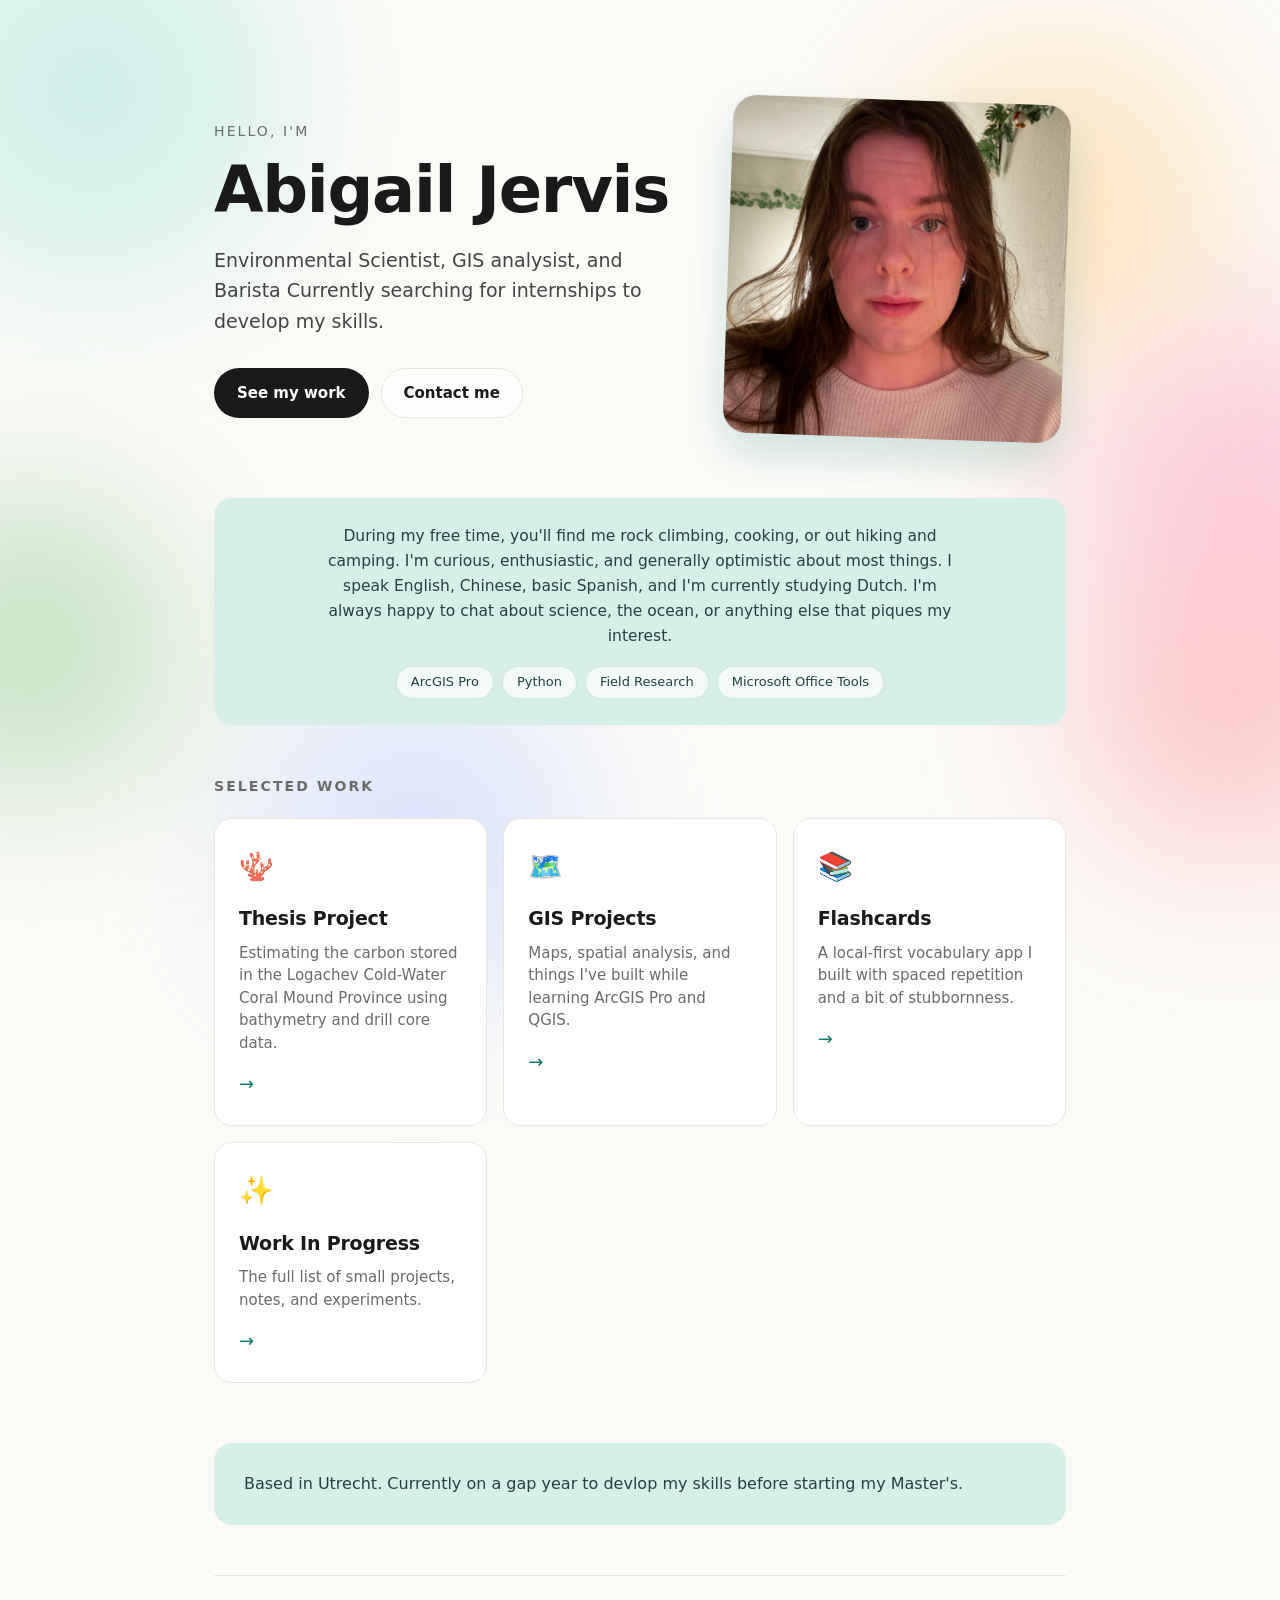
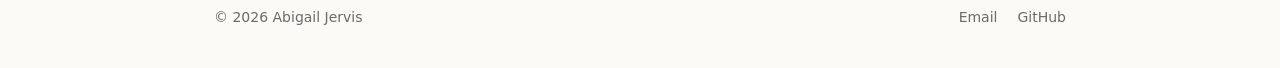
<file: index.html>
<!DOCTYPE html>
<html lang="en">
<head>
    <meta charset="UTF-8">
    <meta name="viewport" content="width=device-width, initial-scale=1.0">
    <title>Abigail Jervis</title>
    <link rel="icon" type="image/png" href="nature.png">
    <link rel="stylesheet" href="style.css">
</head>
<body>
    <!-- Soft gradient background blobs -->
    <div class="blob blob-1"></div>
    <div class="blob blob-2"></div>
    <div class="blob blob-3"></div>
    <div class="blob blob-4"></div>
    <div class="blob blob-5"></div>
    <div class="blob blob-6"></div>
    

    <div class="page">
    <!-- Hero -->
    <header class="hero">
        <div class="hero-content">
            <p class="eyebrow">Hello, I'm</p>
            <h1>Abigail Jervis</h1>
            <p class="tagline">
                Environmental Scientist, GIS analysist, and Barista
                Currently searching for internships to develop my skills.
            </p>
            <div class="hero-links">
                <a href="#work" class="btn btn-primary">See my work</a>
                <a href="mailto:abigailjervis852@gmail.com" class="btn btn-ghost">Contact me</a>
            </div>
        </div>

        <div class="hero-photo">
            <img src="IMG_3835.jpeg" alt="Photo of Abigail Jervis">
        </div>
    </header>

    <!-- About me -->
    <section class="about-me">
        <p>
            During my free time, you'll find me rock climbing, cooking, or out
            hiking and camping. I'm curious, enthusiastic, and generally optimistic
            about most things. I speak English, Chinese, basic Spanish, and I'm currently studying Dutch. I'm always
            happy to chat about science, the ocean, or anything else that piques my interest.
        </p>

        <div class="about-skills">
            <span class="skill-pill">ArcGIS Pro</span>
            <span class="skill-pill">Python</span>
            <span class="skill-pill">Field Research</span>
            <span class="skill-pill">Microsoft Office Tools</span>
        </div>
    </section>

        <!-- Work cards -->
        <section id="work" class="work">
            <h2 class="section-title">Selected work</h2>

            <div class="cards">
                <a href="thesis.html" class="card">
                    <div class="card-icon">🪸</div>
                    <h3>Thesis Project</h3>
                    <p>Estimating the carbon stored in the Logachev Cold-Water Coral Mound Province using bathymetry and drill core data.</p>
                    <span class="card-arrow">→</span>
                </a>

                <a href="gis.html" class="card">
                    <div class="card-icon">🗺️</div>
                    <h3>GIS Projects</h3>
                    <p>Maps, spatial analysis, and things I've built while learning ArcGIS Pro and QGIS.</p>
                    <span class="card-arrow">→</span>
                </a>

                <a href="flashcards.html" class="card">
                    <div class="card-icon">📚</div>
                    <h3>Flashcards</h3>
                    <p>A local-first vocabulary app I built with spaced repetition and a bit of stubbornness.</p>
                    <span class="card-arrow">→</span>
                </a>

                <a href="intropage.html" class="card">
                    <div class="card-icon">✨</div>
                    <h3>Work In Progress</h3>
                    <p>The full list of small projects, notes, and experiments.</p>
                    <span class="card-arrow">→</span>
                </a>
            </div>
        </section>

        <!-- About strip -->
        <section class="about-strip">
            <p>
                Based in Utrecht. Currently on a gap year to devlop my skills before starting my Master's. 
                
            </p>
        </section>

        <!-- Footer -->
        <footer class="footer">
            <p>© 2026 Abigail Jervis</p>
            <div class="footer-links">
                <a href="mailto:abigailjervis852@gmail.com">Email</a>
                <a href="https://github.com/abigailjervis">GitHub</a>
            </div>
        </footer>
    </div>
</body>
</html>
</file>
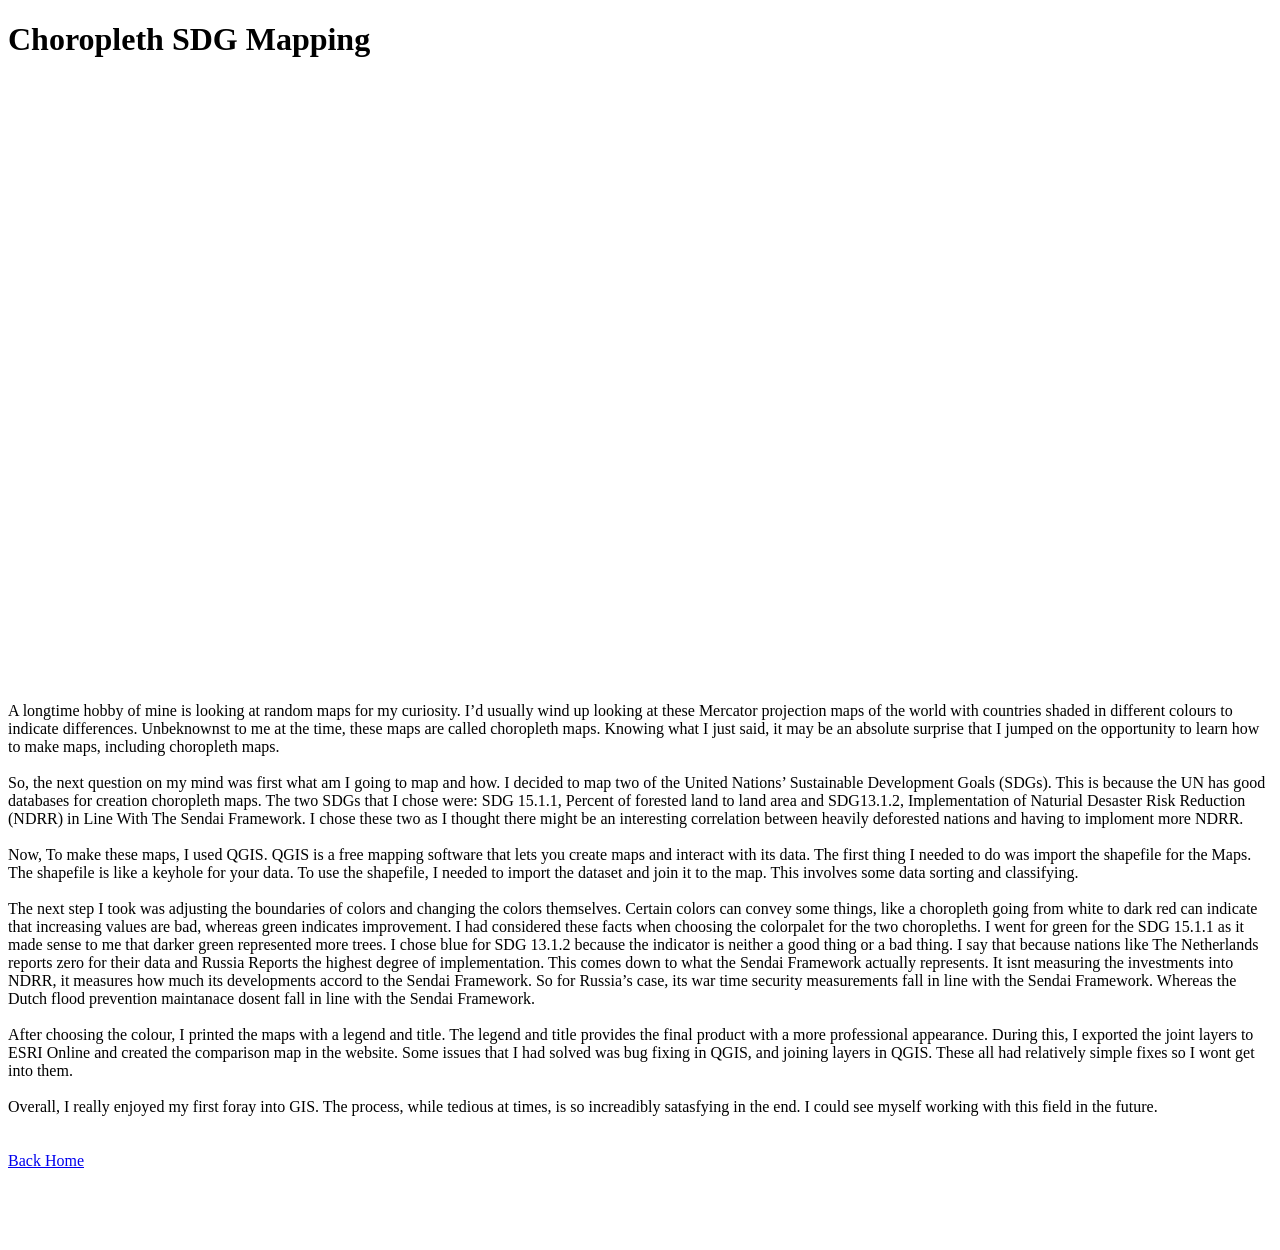
<file: choropleth.html>
<!DOCTYPE html>
<html lang="en">
<head>
    <!-- This is The Assignment 1 Page -->
    <title>Choropleth</title>
	<meta charset="UTF-8">
    <meta name="viewport" content="width=device-width, initial-scale=1.0">
    <title>Embedded Esri Map</title>
</head>
<body>
    <h1>Choropleth SDG Mapping</h1> 
    
   <iframe width="100%" height="600" src="https://uni-utrecht.maps.arcgis.com/apps/Compare/index.html?appid=a9f9df6176b64f598833e2789c29b003" frameborder="0" allowfullscreen></iframe>
  <br><br>
A longtime hobby of mine is looking at random maps for my curiosity. I’d usually wind up looking at these Mercator projection maps of the world with countries shaded in different colours to indicate differences. Unbeknownst to me at the time, these maps are called choropleth maps. Knowing what I just said, it may be an absolute surprise that I jumped on the opportunity to learn how to make maps, including choropleth maps. 
<br><br>

So, the next question on my mind was first what am I going to map and how. I decided to map two of the United Nations’ Sustainable Development Goals (SDGs). This is because the UN has good databases for creation choropleth maps. The two SDGs that I chose were: SDG 15.1.1, Percent of forested land to land area and SDG13.1.2, Implementation of Naturial Desaster Risk Reduction (NDRR) in Line With The Sendai Framework. I chose these two as I thought there might be an interesting correlation between heavily deforested nations and having to imploment more NDRR.
<br><br>

Now, To make these maps, I used QGIS. QGIS is a free mapping software that lets you create maps and interact with its data. The first thing I needed to do was import the shapefile for the Maps. The shapefile is like a keyhole for your data. To use the shapefile, I needed to import the dataset and join it to the map. This involves some data sorting and classifying.
<br><br>

The next step I took was adjusting the boundaries of colors and changing the colors themselves. Certain colors can convey some things, like a choropleth going from white to dark red can indicate that increasing values are bad, whereas green indicates improvement. I had considered these facts when choosing the colorpalet for the two choropleths. I went for green for the SDG 15.1.1 as it made sense to me that darker green represented more trees. I chose blue for SDG 13.1.2 because the indicator is neither a good thing or a bad thing. I say that because nations like The Netherlands reports zero for their data and Russia Reports the highest degree of implementation. This comes down to what the Sendai Framework actually represents. It isnt measuring the investments into NDRR, it measures how much its developments accord to the Sendai Framework. So for Russia’s case, its war time security measurements fall in line with the Sendai Framework. Whereas the Dutch flood prevention maintanace dosent fall in line with the Sendai Framework.
<br><br>

After choosing the colour, I printed the maps with a legend and title. The legend and title provides the final product with a more professional appearance. During this, I exported the joint layers to ESRI Online and created the comparison map in the website. Some issues that I had solved was bug fixing in QGIS, and joining layers in QGIS. These all had relatively simple fixes so I wont get into them.
<br><br>

Overall, I really enjoyed my first foray into GIS. The process, while tedious at times, is so increadibly satasfying in the end. I could see myself working with this field in the future. 
<br><br><br>


  <!-- Directory back to home and my work -->
    <a href="index.html">Back Home</a>
    <br>
   
<br><br><br><br>
</body>
</html>
</file>
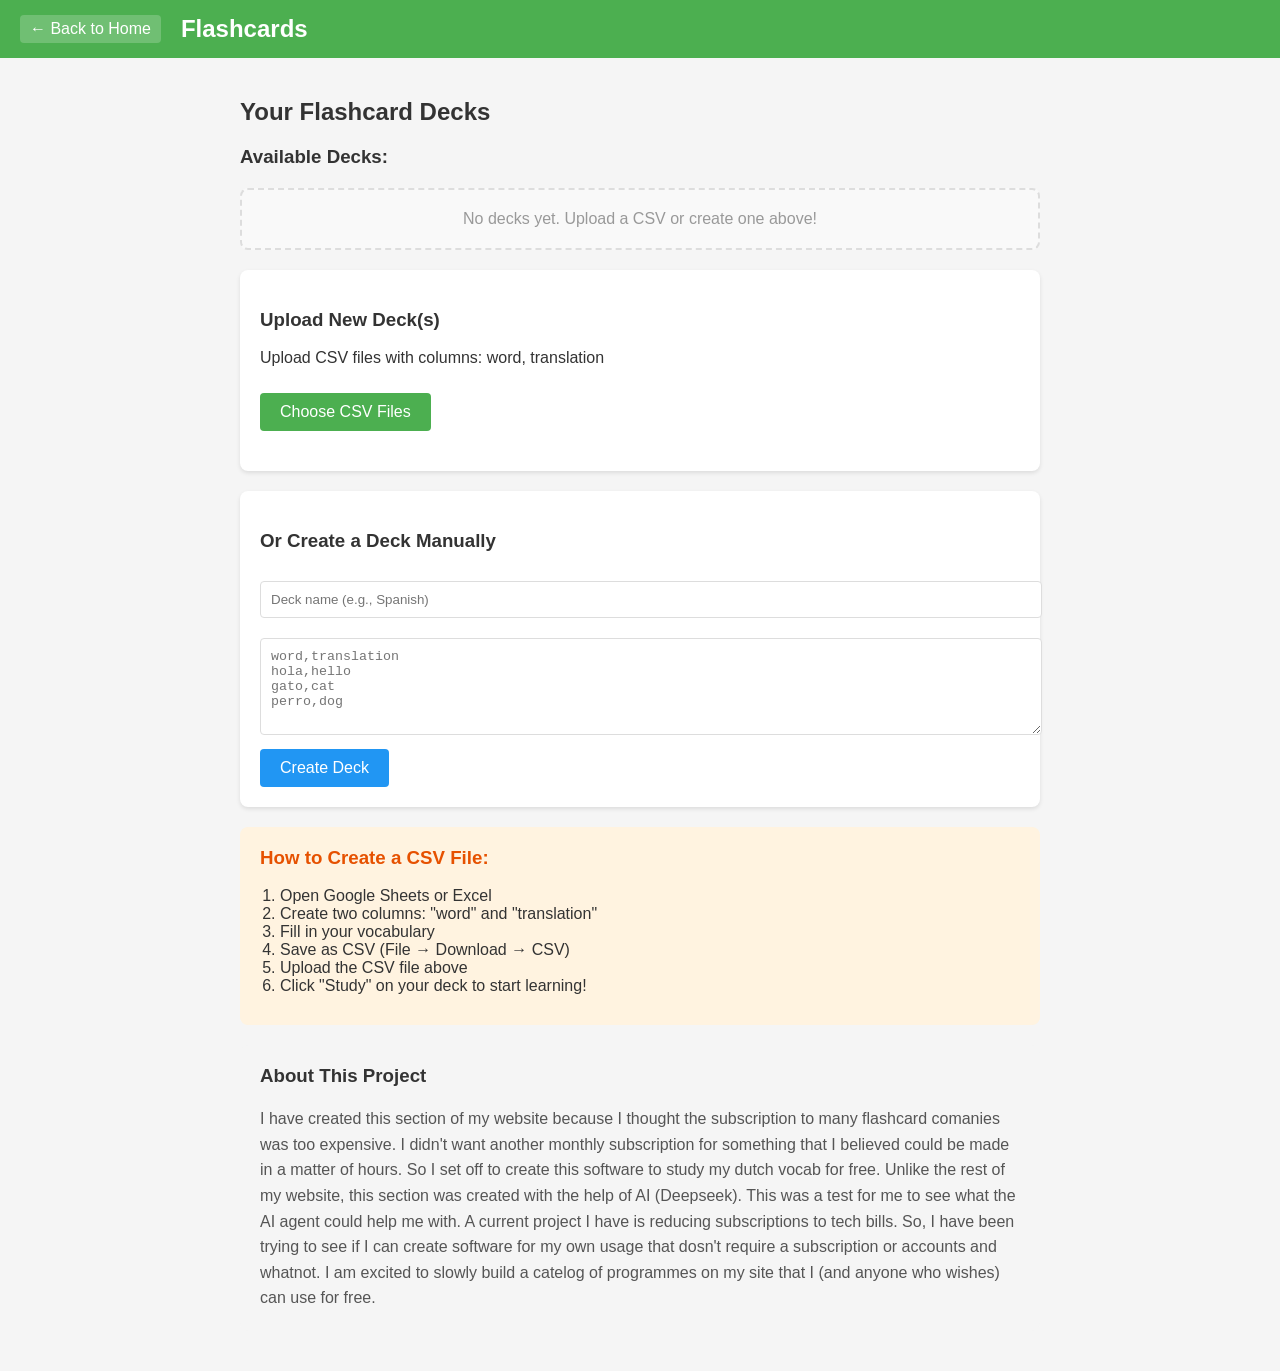
<file: flashcards.html>
<!DOCTYPE html>
<html lang="en">
<head>
    <meta charset="UTF-8">
    <meta name="viewport" content="width=device-width, initial-scale=1.0">
    <title>Flashcards - Vocabulary Study</title>
    <link rel="stylesheet" href="flashcards.css">
</head>
<body>
    <!-- Navigation back to your main site -->
    <div class="nav-bar">
        <a href="index.html">← Back to Home</a>
        <h1>Flashcards</h1>
    </div>

    <!-- Deck Selection Screen -->
    <div id="deckScreen" class="container">
        <h2>Your Flashcard Decks</h2>
        
        <!-- Deck List - This is where uploaded decks appear -->
        <h3>Available Decks:</h3>
        <div id="deckList" class="deck-list">
            <!-- Decks will appear here automatically after upload -->
        </div>

        <!-- Upload Section -->
        <div class="upload-section">
            <h3>Upload New Deck(s)</h3>
            <p>Upload CSV files with columns: word, translation</p>
            
            <!-- Single file input with label styled as button -->
            <label for="csvUpload" class="upload-btn">Choose CSV Files</label>
            <input type="file" id="csvUpload" accept=".csv" multiple style="display: none;">
            
            <div id="uploadStatus"></div>
        </div>
        
        <!-- Quick Create Deck -->
        <div class="quick-create">
            <h3>Or Create a Deck Manually</h3>
            <input type="text" id="newDeckName" placeholder="Deck name (e.g., Spanish)">
            <textarea id="newDeckWords" placeholder="word,translation&#10;hola,hello&#10;gato,cat&#10;perro,dog" rows="5"></textarea>
            <button onclick="createDeck()" type="button" class="create-btn">Create Deck</button>
        </div>
        
        
        <!-- Add Words to Existing Deck Section -->
        <div id="addWordsSection" class="add-words-section" style="display: none;">
            <h3>Add Words to Deck: <span id="addWordsDeckName"></span></h3>
            <textarea id="addWordsText" placeholder="word,translation&#10;nuevo,new&#10;viejo,old&#10;bonito,beautiful" rows="5"></textarea>
            <div class="add-words-buttons">
                <button onclick="addWordsToDeck()" class="add-words-btn">Add Words</button>
                <button onclick="cancelAddWords()" class="cancel-add-btn">Cancel</button>
            </div>
        </div>
        
        <!-- Instructions -->
        <div class="instructions">
            <h3>How to Create a CSV File:</h3>
            <ol>
                <li>Open Google Sheets or Excel</li>
                <li>Create two columns: "word" and "translation"</li>
                <li>Fill in your vocabulary</li>
                <li>Save as CSV (File → Download → CSV)</li>
                <li>Upload the CSV file above</li>
                <li>Click "Study" on your deck to start learning!</li>
            </ol>
        </div>
        
        <!-- About Section -->
        <div class="about-section">
            <h3>About This Project</h3>
            <p>
                I have created this section of my website because I thought the subscription to many flashcard comanies was too expensive. I didn't want another monthly subscription for something that I believed could be made in a matter of hours. So I set off to create this software to study my dutch vocab for free. Unlike the rest of my website, this section was created with the help of AI (Deepseek). This was a test for me to see what the AI agent could help me with. A current project I have is reducing subscriptions to tech bills. So, I have been trying to see if I can create software for my own usage that dosn't require a subscription or accounts and whatnot. 
                I am excited to slowly build a catelog of programmes on my site that I (and anyone who wishes) can use for free. 
            </p>
        </div>
        
    </div>

    <!-- Study Screen -->
    <div id="studyScreen" class="container" style="display: none;">
        <button onclick="backToDecks()" class="back-btn">← Back to Decks</button>
        <h2 id="currentDeckName"></h2>
        <div id="progress" class="progress">0/30 mastered</div>
        
        <!-- Flashcard -->
        <div class="flashcard-wrapper">
             <button class="edit-btn" onclick="toggleEdit(event)" title="Edit this card">Edit</button>
    
         <!-- Normal view -->
         <div id="flashcard" class="flashcard" onclick="revealCard()">
             <div class="card-content">
                <div id="word" class="word-display">Click to start</div>
              <div id="translation" class="translation-display" style="display: none;"></div>
             <div id="clickHint" class="click-hint">Click card to reveal translation</div>
             </div>
          </div>
    
    <!-- Edit view (hidden by default) -->
    <div id="editCard" class="edit-card" style="display: none;">
        <label>Word:</label>
        <input type="text" id="editWord" />
        <label>Translation:</label>
        <input type="text" id="editTranslation" />
        <div class="edit-actions">
            <button class="save-btn" onclick="saveEdit()">Save</button>
            <button class="cancel-btn" onclick="cancelEdit()">Cancel</button>
        </div>
    </div>
</div>
        
        <!-- Rating Buttons -->
        <div id="buttons" class="rating-buttons" style="display: none;">
            <button class="rating-btn easy" onclick="rateWord(1)">Easy<br><span>1</span></button>
            <button class="rating-btn medium" onclick="rateWord(2)">Medium<br><span>2</span></button>
            <button class="rating-btn hard" onclick="rateWord(3)">Hard<br><span>3</span></button>
            <button class="rating-btn fail" onclick="rateWord(4)">Fail<br><span>4</span></button>
        </div>
        
        <div class="keyboard-hints">
            <p>Keyboard shortcuts: <strong>Space</strong> = reveal, <strong>1-4</strong> = rate</p>
        </div>
    </div>

    <script src="flashcards.js"></script>
</body>
</html>
</file>
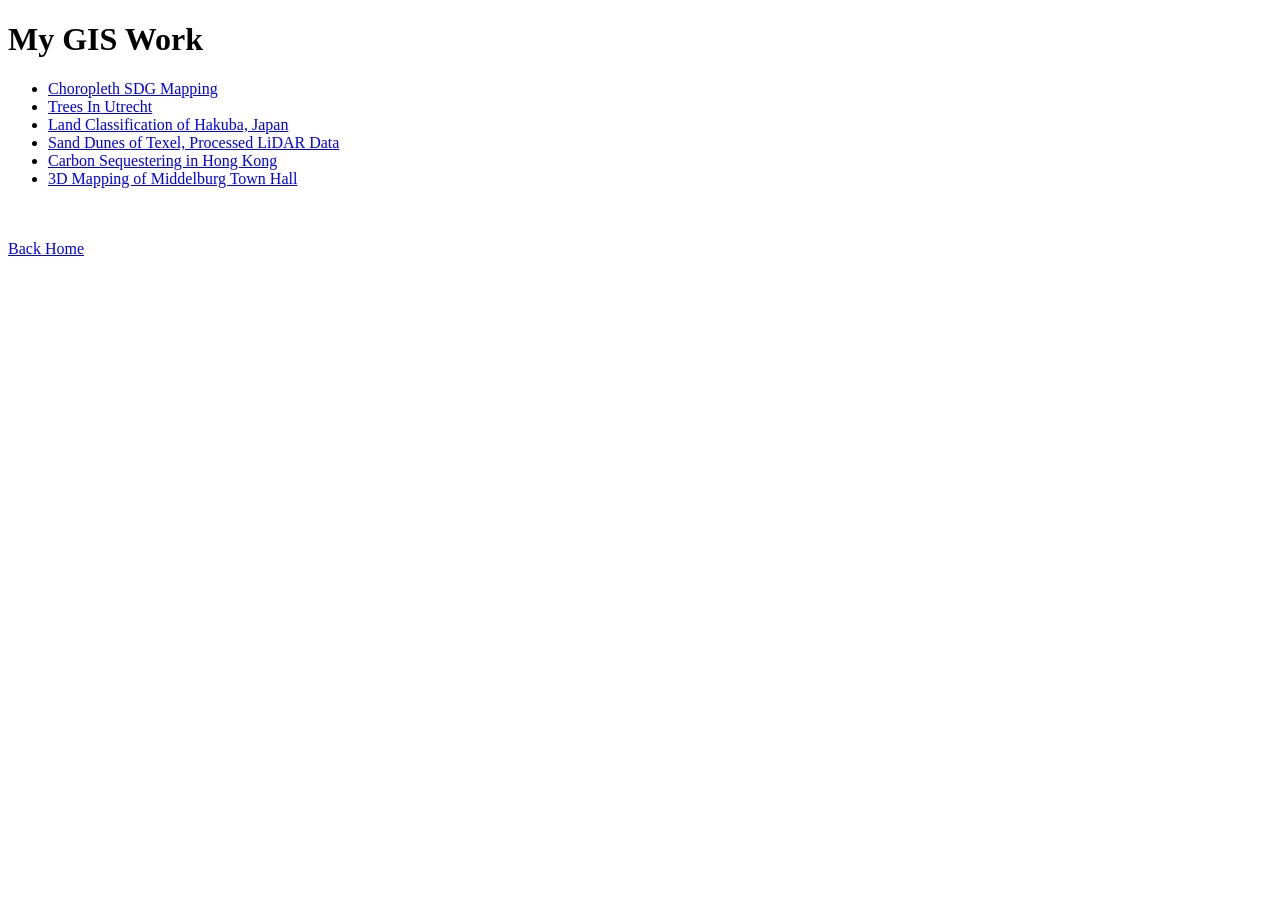
<file: gis.html>
<!DOCTYPE html>
<html>
<head> 
    <title>GIS</title>
</head>
<body>  
    <h1>My GIS Work</h1>
    <ul>
        <li>
            <a href="choropleth.html">Choropleth SDG Mapping</a>
        </li>
        <li>
            <a href="trees_in_utrecht.html">Trees In Utrecht</a>
        </li>
        <li>
            <a href="hakuba.html">Land Classification of Hakuba, Japan </a>
        </li>
		<li>
			<a href="texel.html">Sand Dunes of Texel, Processed LiDAR Data </a>
		</li>
        <li>
            <a href="survey.html">Carbon Sequestering in Hong Kong</a>
        </li>
        <li>
            <a href="LiDar.html">3D Mapping of Middelburg Town Hall </a>
        </li>
    </ul>
    
    <br><br>
	<a href="index.html"> Back Home </a>
	<br>
    
</body>
</html>
</file>
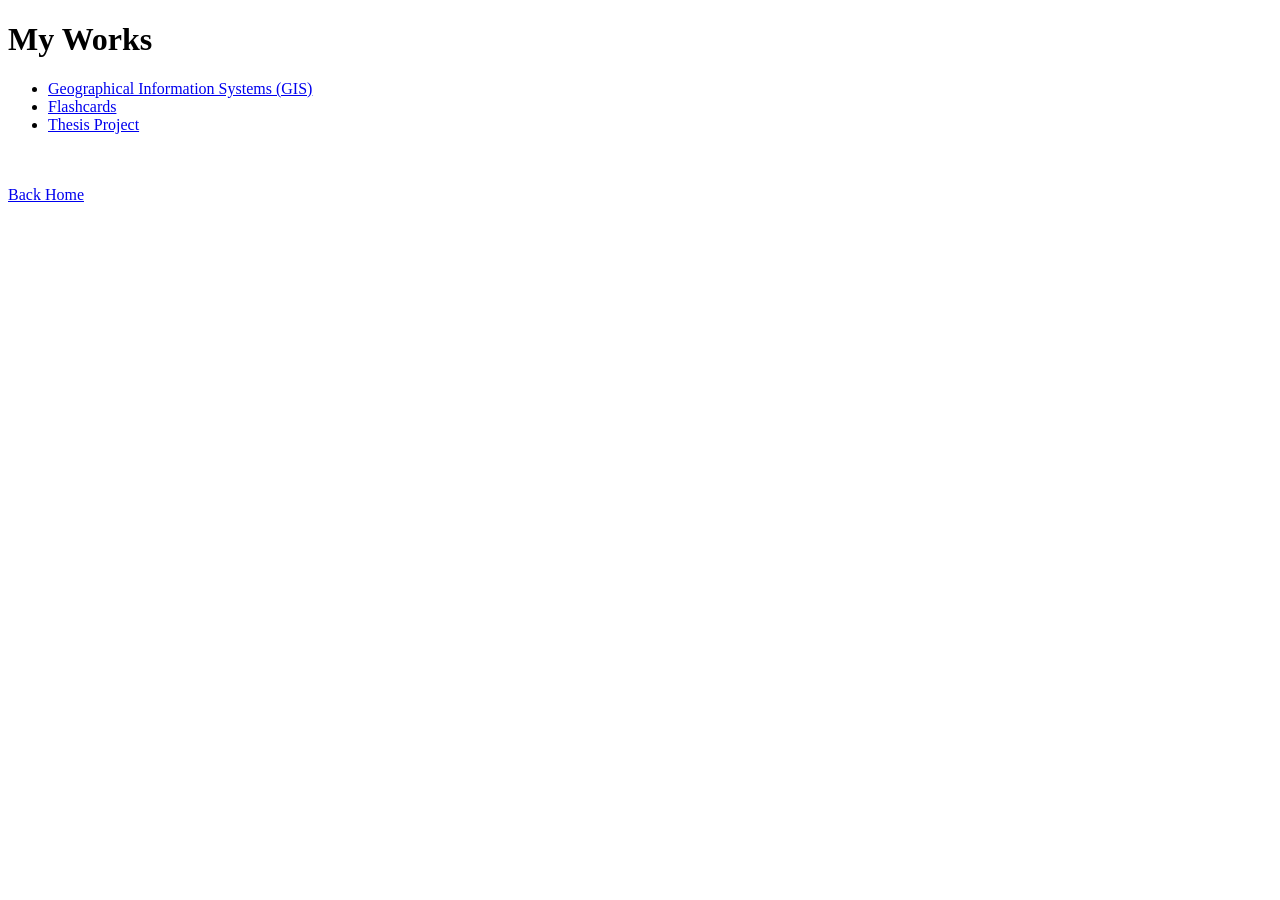
<file: intropage.html>
<!DOCTYPE html>
<html>
<head> 
    <title>Index</title>
	<link rel="icon" type="image/png" href="nature.png">
<body>  
    <h1>My Works</h1>
	
    <ul>
        <li>
            <a href="gis.html">Geographical Information Systems (GIS)</a>
        </li>
		<li>
			<a href="flashcards.html">Flashcards</a>
		</li>
        <li>
            <a href="thesis.html">Thesis Project</a>
        </li>
			
    </ul>

    <br><br>

    <a href="index.html">Back Home</a>
</body>
</html>
</file>
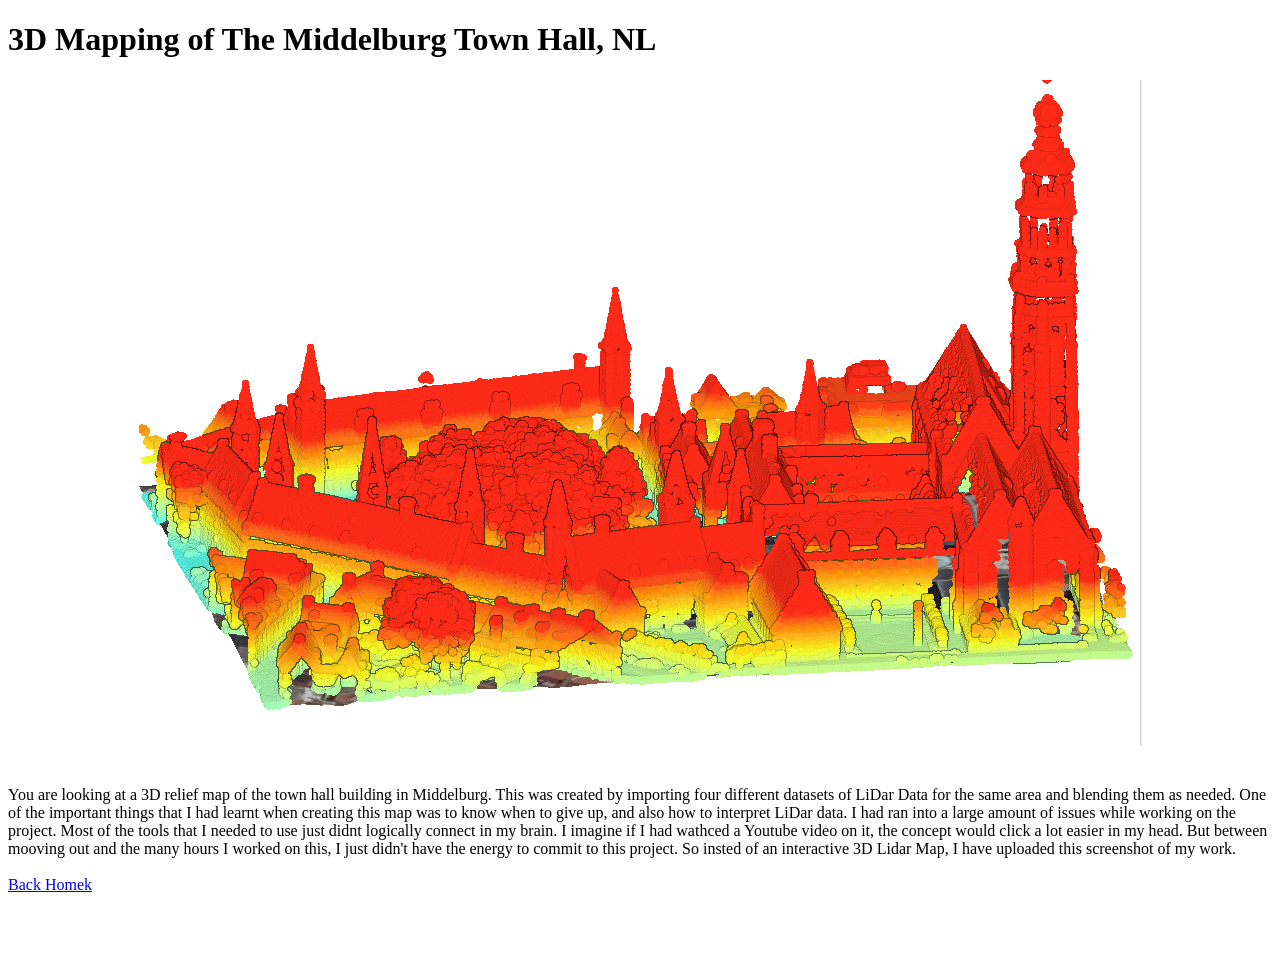
<file: LiDar.html>
<!DOCTYPE html>
<html>
<head>
    <!-- This is The Tree Data Page -->
    <title>3D Mapping</title>
     <meta charset="UTF-8">
    <meta name="viewport" content="width=device-width, initial-scale=1.0">
    <title>Cheesy Image Centering</title>
    <style>
        .image-container {
            text-align: center; /* Center aligns its children */
        }
    </style>
</head>
<body>
    <h1>3D Mapping of The Middelburg Town Hall, NL</h1>

    <div class="image-container">
         <img src="images/3D/3d1.png" alt="3D Relief Map of The Middelburg Town Hall">
     </div>

<br><br>
You are looking at a 3D relief map of the town hall building in Middelburg. This was created by importing four different datasets of LiDar Data for the same area and blending them as needed. One of the important things that I had learnt when creating this map was to know when to give up, and also how to interpret LiDar data. I had ran into a large amount of issues while working on the project. Most of the tools that I needed to use just didnt logically connect in my brain. I imagine if I had wathced a Youtube video on it, the concept would click a lot easier in my head. But between mooving out and the many hours I worked on this, I just didn't have the energy to commit to this project. So insted of an interactive 3D Lidar Map, I have uploaded this screenshot of my work.
<br><br>
    <!-- Directory back to home and my work -->
    <a href="index.html">Back Homek</a>
    <br>
 

<br><br><br><br>
</body>
</html>
</file>
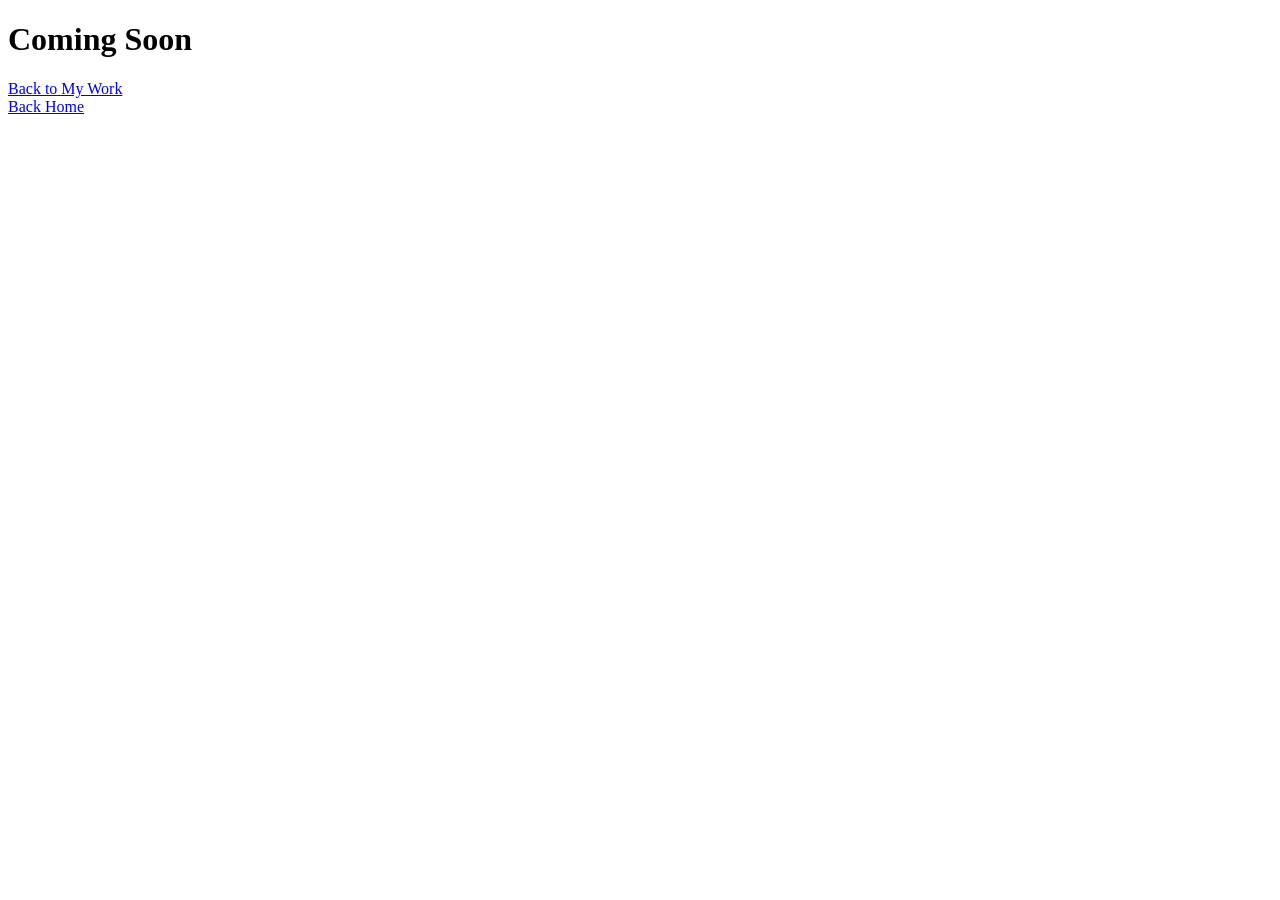
<file: photography.html>
<!DOCTYPE html>
<html>
<head>
	<title>Photography</title>
</head>

<body>
	<text>
		<h1>Coming Soon</h1>
	</text>
	
	<!-- Directory back to home and my work -->
    <a href="index.html">Back to My Work</a>
    <br>
    <a href="intropage.html">Back Home</a>
</body>

</html>
</file>
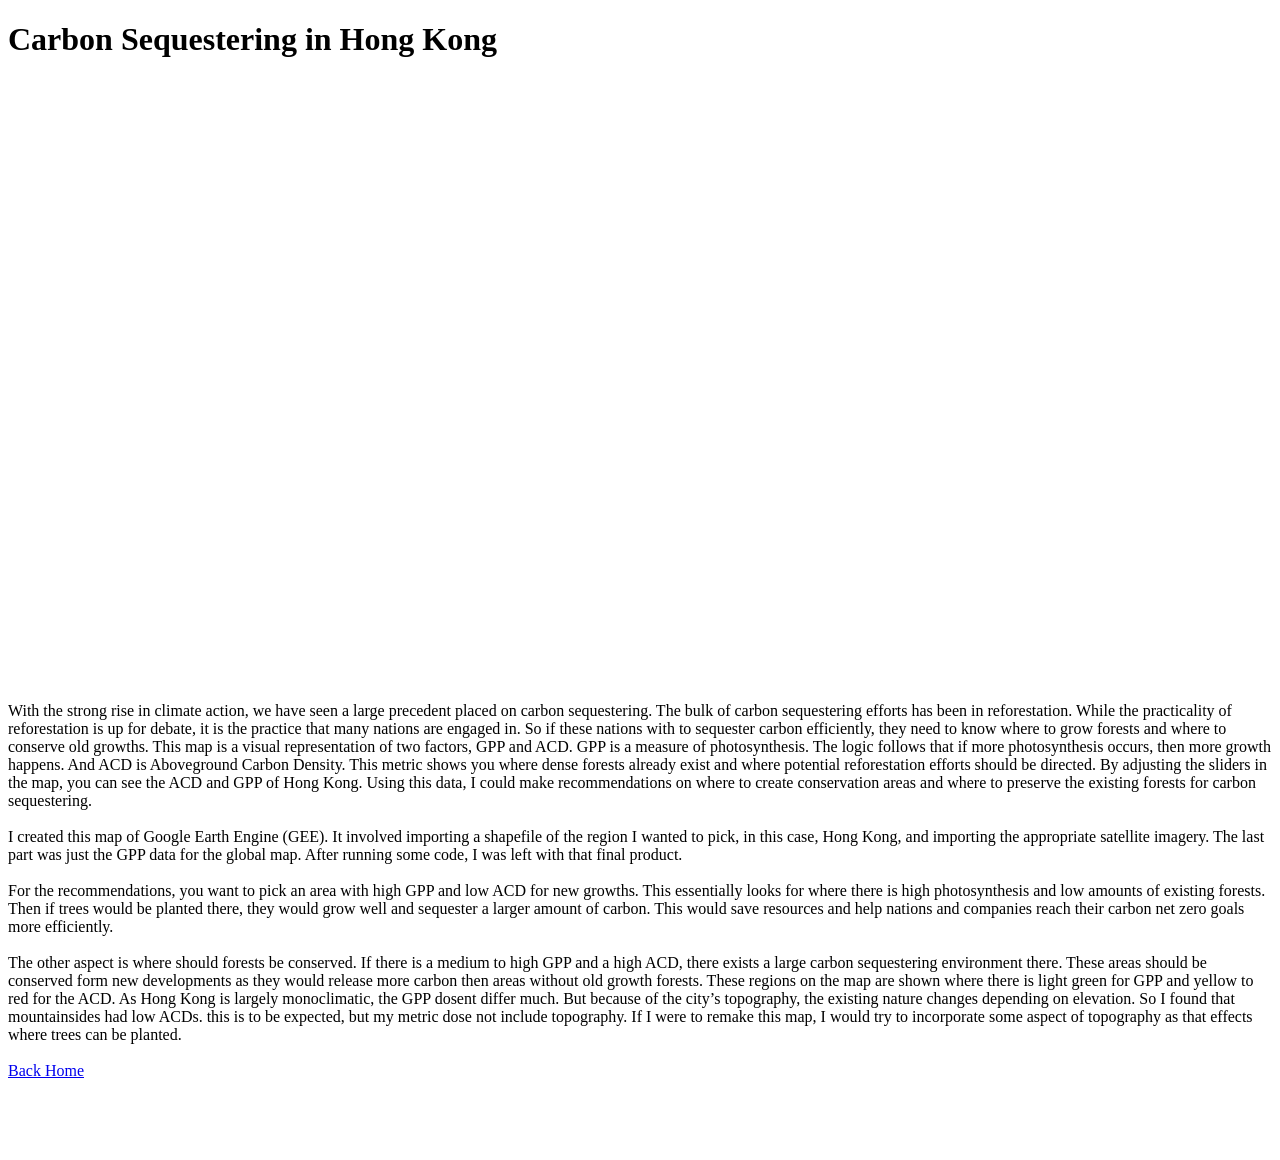
<file: survey.html>
<!DOCTYPE html>
<html>
<head>
    <!-- This is The Tree Data Page -->
    <title>Hong Kong
	</title>
</head>
<body>
    <h1>Carbon Sequestering in Hong Kong </h1>

     <iframe width="100%" height="600" src="https://ee-tylerjervis.projects.earthengine.app/view/gspihk" frameborder="0" allowfullscreen></iframe>
<br><br>
With the strong rise in climate action, we have seen a large precedent placed on carbon sequestering. The bulk of carbon sequestering efforts has been in reforestation. While the practicality of reforestation is up for debate, it is the practice that many nations are engaged in. So if these nations with to sequester carbon efficiently, they need to know where to grow forests and where to conserve old growths. This map is a visual representation of two factors, GPP and ACD. GPP is a measure of photosynthesis. The logic follows that if more photosynthesis occurs, then more growth happens. And ACD is Aboveground Carbon Density. This metric shows you where dense forests already exist and where potential reforestation efforts should be directed. By adjusting the sliders in the map, you can see the ACD and GPP of Hong Kong. Using this data, I could make recommendations on where to create conservation areas and where to preserve the existing forests for carbon sequestering.
<br><br>
I created this map of Google Earth Engine (GEE). It involved importing a shapefile of the region I wanted to pick, in this case, Hong Kong, and importing the appropriate satellite imagery. The last part was just the GPP data for the global map. After running some code, I was left with that final product.
<br><br>
For the recommendations, you want to pick an area with high GPP and low ACD for new growths. This essentially looks for where there is high photosynthesis and low amounts of existing forests. Then if trees would be planted there, they would grow well and sequester a larger amount of carbon. This would save resources and help nations and companies reach their carbon net zero goals more efficiently. 
<br><br>
The other aspect is where should forests be conserved. If there is a medium to high GPP and a high ACD, there exists a large carbon sequestering environment there. These areas should be conserved form new developments as they would release more carbon then areas without old growth forests. These regions on the map are shown where there is light green for GPP and yellow to red for the ACD. As Hong Kong is largely monoclimatic, the GPP dosent differ much. But because of the city’s topography, the existing nature changes depending on elevation. So I found that mountainsides had low ACDs. this is to be expected, but my metric dose not include topography. If I were to remake this map, I would try to incorporate some aspect of topography as that effects where trees can be planted.
<br><br>

    <!-- Directory back to home and my work -->
    <a href="index.html">Back Home</a>
    <br>
    

<br><br><br><br>
</body>
</html>
</file>
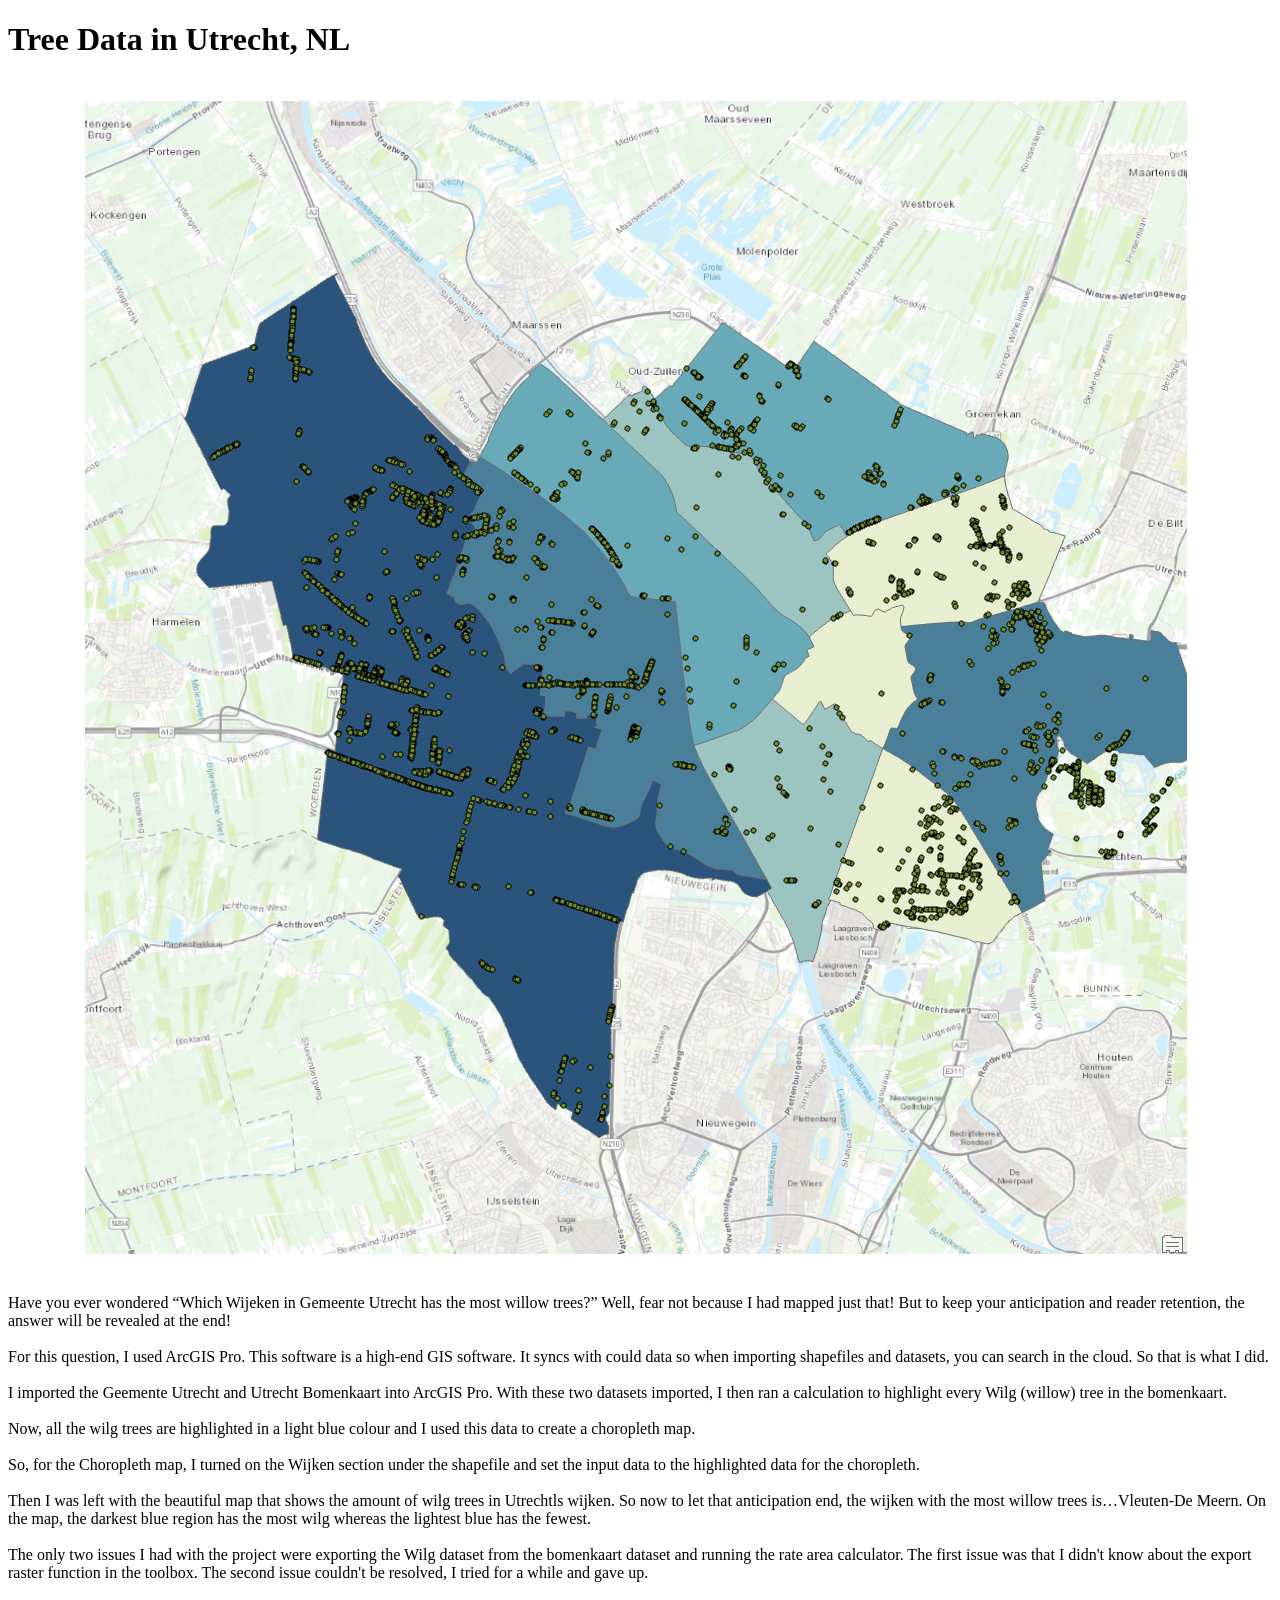
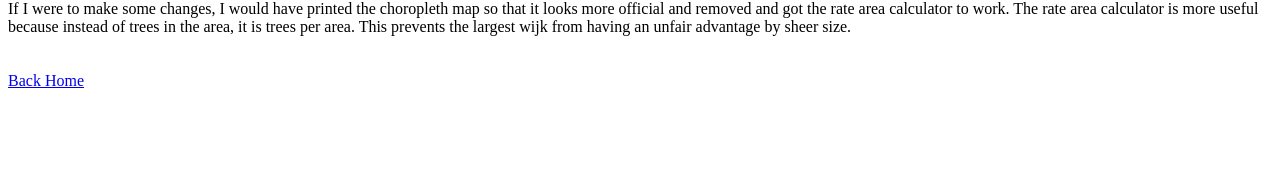
<file: trees_in_utrecht.html>
<!DOCTYPE html>
<html>
<head>
    <!-- This is The Tree Data Page -->
    <title>Trees In Utrecht</title>
      <meta charset="UTF-8">
    <meta name="viewport" content="width=device-width, initial-scale=1.0">
    <style>
        .image-container {
            text-align: center; /* Center aligns its children */
        }
    </style>
</head>
<body>
    <h1>Tree Data in Utrecht, NL</h1>
    <div class="image-container">
         <img src="images/tree/tree1.png" alt="Wijken in Utrecht With Most Willow Trees">
     </div>
<br><br>
Have you ever wondered “Which Wijeken in Gemeente Utrecht has the most willow trees?” Well, fear not because I had mapped just that! But to keep your anticipation and reader retention, the answer will be revealed at the end!
<br><br>
For this question, I used ArcGIS Pro. This software is a high-end GIS software. It syncs with could data so when importing shapefiles and datasets, you can search in the cloud. So that is what I did.
<br><br>
I imported the Geemente Utrecht and Utrecht Bomenkaart into ArcGIS Pro. With these two datasets imported, I then ran a calculation to highlight every Wilg (willow) tree in the bomenkaart. 
<br><br>
Now, all the wilg trees are highlighted in a light blue colour and I used this data to create a choropleth map. 
<br><br>
So, for the Choropleth map, I turned on the Wijken section under the shapefile and set the input data to the highlighted data for the choropleth. 
<br><br>
Then I was left with the beautiful map that shows the amount of wilg trees in Utrechtls wijken. So now to let that anticipation end, the wijken with the most willow trees is…Vleuten-De Meern. On the map, the darkest blue region has the most wilg whereas the lightest blue has the fewest.
<br><br>
    The only two issues I had with the project were exporting the Wilg dataset from the bomenkaart dataset and running the rate area calculator. The first issue was that I didn't know about the export raster function in the toolbox. The second issue couldn't be resolved, I tried for a while and gave up. 
<br><br>
If I were to make some changes, I would have printed the choropleth map so that it looks more official and removed and got the rate area calculator to work. The rate area calculator is more useful because instead of trees in the area, it is trees per area. This prevents the largest wijk from having an unfair advantage by sheer size. 
<br><br><br>


    <!-- Directory back to home and my work -->
    <a href="index.html">Back Home</a>
    <br>
    

<br><br><br><br>
</body>
</html>
</file>
<file: style.css>
/* ===== Reset & base ===== */
* { margin: 0; padding: 0; box-sizing: border-box; }

:root {
    --bg: #fbfaf7;
    --ink: #1a1a1a;
    --muted: #6b6b6b;
    --accent: #0d7a6f;
    --accent-soft: #d7efe9;
    --card: #ffffff;
    --border: #e8e5df;
}

body {
    font-family: -apple-system, BlinkMacSystemFont, "Segoe UI", system-ui, sans-serif;
    background: var(--bg);
    color: var(--ink);
    line-height: 1.6;
    min-height: 100vh;
    overflow-x: hidden;
    position: relative;
}

/* ===== Soft gradient blobs in the background ===== */
.blob {
    position: fixed;
    border-radius: 50%;
    filter: blur(80px);
    opacity: 0.65;
    z-index: 0;
    pointer-events: none;
    animation: float 22s ease-in-out infinite;
}

/* Teal — top left (kept as is) */
.blob-1 {
    width: 380px;
    height: 380px;
    background: #a7e8dc;
    top: -100px;
    left: -100px;
    opacity: 0.5;
}

/* pink — mid right edge */
.blob-2 {
    width: 340px;
    height: 340px;
    background: #ffb8d0;
    top: 35%;
    right: -140px;
    animation-delay: -7s;
}

/* Blue — bottom left (the one you liked) */
.blob-3 {
    width: 320px;
    height: 320px;
    background: #c9d9ff;
    bottom: -100px;
    left: 20%;
    animation-delay: -14s;
}

/* peach — top right */
.blob-4 {
    width: 320px;
    height: 320px;
    background: #ffd9a0;
    top: 5%;
    right: 5%;
    animation-delay: -3s;
}

/* Green — mid left edge */
.blob-5 {
    width: 300px;
    height: 300px;
    background: #a8d8a8;
    top: 55%;
    left: -120px;
    animation-delay: -10s;
}

/* Red — bottom right edge */
.blob-6 {
    width: 300px;
    height: 300px;
    background: #ffb3b3;
    bottom: 5%;
    right: -100px;
    animation-delay: -17s;
}



@keyframes float {
    0%, 100% { transform: translate(0, 0) scale(1); }
    50%      { transform: translate(25px, -25px) scale(1.08); }
}


/* ===== Page container ===== */
.page {
    max-width: 900px;
    margin: 0 auto;
    padding: 60px 24px 40px;
    position: relative;
    z-index: 1;
}


/* ===== Hero ===== */
.hero {
    display: grid;
    grid-template-columns: 1.4fr 1fr;
    gap: 40px;
    align-items: center;
    padding: 40px 0 60px;
    animation: fadeUp 0.8s ease both;
}

.hero-content {
    /* keeps text and buttons together */
}



.hero-photo {
    position: relative;
    aspect-ratio: 1 / 1;
    border-radius: 24px;
    overflow: hidden;
    box-shadow: 0 20px 40px rgba(13, 122, 111, 0.18);
    transform: rotate(2deg);
    transition: transform 0.4s ease;
}

.hero-photo:hover {
    transform: rotate(0deg) scale(1.02);
}

.hero-photo img {
    width: 100%;
    height: 100%;
    object-fit: cover;
    display: block;
}

    /* ===== About me strip ===== */
    .about-me {
        background: var(--accent-soft);
        border-radius: 18px;
        padding: 26px 30px;
        margin-bottom: 50px;
        font-size: 15.5px;
        color: #21423d;
        line-height: 1.6;
        text-align: center;
        animation: fadeUp 0.8s ease 0.2s both;
    }

    .about-me p {
        margin: 0 auto 18px;
        max-width: 640px;
    }

    .about-skills {
        display: flex;
        flex-wrap: wrap;
        gap: 8px;
        justify-content: center;
    }

    .skill-pill {
        background: rgba(255, 255, 255, 0.7);
        border: 1px solid rgba(13, 122, 111, 0.15);
        color: #21423d;
        padding: 5px 14px;
        border-radius: 100px;
        font-size: 13px;
        font-weight: 500;
        transition: all 0.2s ease;
    }

  

/* Mobile: stack the photo above the text, or remove it */
@media (max-width: 700px) {
    .hero {
        grid-template-columns: 1fr;
        gap: 30px;
    }
    .hero-photo {
        max-width: 240px;
        margin: 0 auto;
        transform: none;
    }
}



.hero {
    padding: 40px 0 60px;
    animation: fadeUp 0.8s ease both;
}

.eyebrow {
    font-size: 14px;
    color: var(--muted);
    text-transform: uppercase;
    letter-spacing: 0.15em;
    margin-bottom: 12px;
}

.hero h1 {
    font-size: clamp(38px, 6vw, 64px);
    font-weight: 700;
    letter-spacing: -0.02em;
    line-height: 1.1;
    margin-bottom: 20px;
}

.tagline {
    font-size: clamp(16px, 2vw, 19px);
    color: #444;
    max-width: 620px;
    margin-bottom: 32px;
}

.hero-links {
    display: flex;
    gap: 12px;
    flex-wrap: wrap;
}

.btn {
    display: inline-block;
    padding: 12px 22px;
    border-radius: 100px;
    font-size: 15px;
    font-weight: 600;
    text-decoration: none;
    transition: all 0.2s ease;
    border: 1.5px solid transparent;
}

.btn-primary {
    background: var(--ink);
    color: white;
}
.btn-primary:hover {
    background: var(--accent);
    transform: translateY(-2px);
    box-shadow: 0 8px 20px rgba(13, 122, 111, 0.25);
}

.btn-ghost {
    border-color: var(--border);
    color: var(--ink);
    background: rgba(255, 255, 255, 0.6);
    backdrop-filter: blur(10px);
}
.btn-ghost:hover {
    border-color: var(--ink);
    transform: translateY(-2px);
}

/* ===== Section title ===== */
.section-title {
    font-size: 14px;
    text-transform: uppercase;
    letter-spacing: 0.15em;
    color: var(--muted);
    margin-bottom: 20px;
    font-weight: 600;
}

/* ===== Work cards ===== */
.work {
    margin-bottom: 60px;
    animation: fadeUp 0.8s ease 0.15s both;
}

.cards {
    display: grid;
    grid-template-columns: repeat(auto-fit, minmax(260px, 1fr));
    gap: 16px;
}

.card {
    display: block;
    background: var(--card);
    border: 1px solid var(--border);
    border-radius: 18px;
    padding: 26px 24px;
    text-decoration: none;
    color: inherit;
    position: relative;
    transition: all 0.25s ease;
    overflow: hidden;
}

.card:hover {
    transform: translateY(-4px);
    border-color: var(--accent);
    box-shadow: 0 12px 30px rgba(0, 0, 0, 0.06);
}

.card-icon {
    font-size: 28px;
    margin-bottom: 14px;
    display: block;
}

.card h3 {
    font-size: 19px;
    font-weight: 700;
    margin-bottom: 8px;
    letter-spacing: -0.01em;
}

.card p {
    font-size: 15px;
    color: var(--muted);
    line-height: 1.5;
    margin-bottom: 16px;
}

.card-arrow {
    font-size: 18px;
    color: var(--accent);
    transition: transform 0.25s ease;
    display: inline-block;
}
.card:hover .card-arrow {
    transform: translateX(6px);
}

/* ===== About strip ===== */
.about-strip {
    background: var(--accent-soft);
    border-radius: 18px;
    padding: 28px 30px;
    margin-bottom: 50px;
    font-size: 16px;
    color: #21423d;
    line-height: 1.6;
    animation: fadeUp 0.8s ease 0.25s both;
}

/* ===== Footer ===== */
.footer {
    display: flex;
    justify-content: space-between;
    align-items: center;
    flex-wrap: wrap;
    gap: 12px;
    padding-top: 30px;
    border-top: 1px solid var(--border);
    font-size: 14px;
    color: var(--muted);
}

.footer-links {
    display: flex;
    gap: 20px;
}

.footer-links a {
    color: var(--muted);
    text-decoration: none;
    transition: color 0.2s ease;
}
.footer-links a:hover {
    color: var(--accent);
}

/* ===== Animation ===== */
@keyframes fadeUp {
    from { opacity: 0; transform: translateY(20px); }
    to   { opacity: 1; transform: translateY(0); }
}

/* ===== Mobile ===== */
@media (max-width: 600px) {
    .page { padding: 40px 18px 30px; }
    .hero { padding: 20px 0 40px; }
    .hero-links { flex-direction: column; align-items: stretch; }
    .btn { text-align: center; }
    .footer { flex-direction: column; text-align: center; }
    .blob { filter: blur(60px); }
}
</file>
<file: flashcards.css>
/* General Styles */
body {
    font-family: Arial, sans-serif;
    margin: 0;
    padding: 0;
    background: #f5f5f5;
    color: #333;
}

.container {
    max-width: 800px;
    margin: 0 auto;
    padding: 20px;
}

/* Navigation */
.nav-bar {
    background: #4CAF50;
    color: white;
    padding: 15px 20px;
    display: flex;
    align-items: center;
    gap: 20px;
}

.nav-bar a {
    color: white;
    text-decoration: none;
    padding: 5px 10px;
    border-radius: 4px;
    background: rgba(255, 255, 255, 0.2);
}

.nav-bar a:hover {
    background: rgba(255, 255, 255, 0.3);
}

.nav-bar h1 {
    margin: 0;
    font-size: 24px;
}

/* Upload Section */
.upload-section {
    background: white;
    padding: 20px;
    border-radius: 8px;
    margin: 20px 0;
    box-shadow: 0 2px 4px rgba(0,0,0,0.1);
}

.upload-section input[type="file"] {
    display: none;
}

.upload-section button {
    background: #4CAF50;
    color: white;
    border: none;
    padding: 10px 20px;
    border-radius: 4px;
    cursor: pointer;
    font-size: 16px;
}

.upload-section button:hover {
    background: #45a049;
}

/* Quick Create */
.quick-create {
    background: white;
    padding: 20px;
    border-radius: 8px;
    margin: 20px 0;
    box-shadow: 0 2px 4px rgba(0,0,0,0.1);
}

.quick-create input[type="text"] {
    width: 100%;
    padding: 10px;
    margin: 10px 0;
    border: 1px solid #ddd;
    border-radius: 4px;
}

.quick-create textarea {
    width: 100%;
    padding: 10px;
    margin: 10px 0;
    border: 1px solid #ddd;
    border-radius: 4px;
    font-family: monospace;
}

.quick-create button {
    background: #2196F3;
    color: white;
    border: none;
    padding: 10px 20px;
    border-radius: 4px;
    cursor: pointer;
}

/* Deck List */
.deck-list {
    display: grid;
    gap: 15px;
    margin: 20px 0;
}

.deck-card {
    background: white;
    padding: 20px;
    border-radius: 8px;
    box-shadow: 0 2px 4px rgba(0,0,0,0.1);
    transition: transform 0.2s;
}

.deck-card:hover {
    transform: translateY(-2px);
    box-shadow: 0 4px 8px rgba(0,0,0,0.15);
}

.deck-card h3 {
    margin: 0 0 10px 0;
    color: #333;
}

.deck-stats {
    color: #666;
    font-size: 14px;
    margin-bottom: 15px;
}

.deck-actions {
    display: flex;
    gap: 10px;
}

.deck-actions button {
    padding: 8px 15px;
    border: none;
    border-radius: 4px;
    cursor: pointer;
    font-size: 14px;
}

.study-btn {
    background: #4CAF50;
    color: white;
}

.export-btn {
    background: #FF9800;
    color: white;
}

.delete-btn {
    background: #f44336;
    color: white;
}

/* Study Screen */
.back-btn {
    background: none;
    border: none;
    color: #4CAF50;
    cursor: pointer;
    font-size: 16px;
    padding: 10px 0;
}

.progress {
    font-size: 18px;
    color: #666;
    margin: 10px 0;
}

/* Flashcard */
.flashcard {
    background: white;
    border-radius: 12px;
    padding: 60px 20px;
    text-align: center;
    cursor: pointer;
    box-shadow: 0 4px 8px rgba(0,0,0,0.1);
    margin: 20px 0;
    min-height: 200px;
    display: flex;
    align-items: center;
    justify-content: center;
    transition: all 0.3s;
}

.flashcard:hover {
    box-shadow: 0 6px 12px rgba(0,0,0,0.15);
}

.word-display {
    font-size: 32px;
    font-weight: bold;
    color: #333;
}

.translation-display {
    font-size: 28px;
    color: #4CAF50;
    margin-top: 20px;
}

.click-hint {
    font-size: 14px;
    color: #999;
    margin-top: 20px;
}

/* Rating Buttons */
.rating-buttons {
    display: grid;
    grid-template-columns: repeat(4, 1fr);
    gap: 10px;
    margin: 20px 0;
}

.rating-btn {
    padding: 15px;
    border: none;
    border-radius: 8px;
    cursor: pointer;
    font-size: 16px;
    font-weight: bold;
    transition: all 0.2s;
}

.rating-btn:hover {
    transform: scale(1.05);
}

.rating-btn span {
    font-size: 24px;
}

.easy {
    background: #4CAF50;
    color: white;
}

.medium {
    background: #FFC107;
    color: #333;
}

.hard {
    background: #FF9800;
    color: white;
}

.fail {
    background: #f44336;
    color: white;
}

/* Keyboard Hints */
.keyboard-hints {
    text-align: center;
    color: #999;
    font-size: 14px;
}

/* Instructions */
.instructions {
    background: #FFF3E0;
    padding: 20px;
    border-radius: 8px;
    margin: 20px 0;
}

.instructions h3 {
    margin-top: 0;
    color: #E65100;
}

.instructions ol {
    margin: 10px 0;
    padding-left: 20px;
}
/* Upload button styling */
.upload-btn {
    display: inline-block;
    background: #4CAF50;
    color: white;
    padding: 10px 20px;
    border-radius: 4px;
    cursor: pointer;
    font-size: 16px;
    margin: 10px 0;
}

.upload-btn:hover {
    background: #45a049;
}

/* Create deck button */
.create-btn {
    background: #2196F3;
    color: white;
    border: none;
    padding: 10px 20px;
    border-radius: 4px;
    cursor: pointer;
    font-size: 16px;
}

/* Flashcard wrapper for edit button positioning */
.flashcard-wrapper {
    position: relative;
    margin: 20px 0;
}

.edit-btn {
    position: absolute;
    top: 10px;
    right: 10px;
    z-index: 10;
    background: white;
    border: 1px solid #ddd;
    border-radius: 6px;
    padding: 6px 12px;
    cursor: pointer;
    font-size: 14px;
    color: #555;
}

.edit-btn:hover {
    background: #f5f5f5;
    border-color: #999;
}

/* Edit card view */
.edit-card {
    background: white;
    border-radius: 12px;
    padding: 40px 30px;
    box-shadow: 0 4px 8px rgba(0,0,0,0.1);
    min-height: 200px;
}

.edit-card label {
    display: block;
    font-size: 14px;
    color: #666;
    margin-bottom: 5px;
    margin-top: 15px;
}

.edit-card label:first-child {
    margin-top: 0;
}

.edit-card input {
    width: 100%;
    padding: 12px;
    font-size: 18px;
    border: 2px solid #ddd;
    border-radius: 8px;
    box-sizing: border-box;
}

.edit-card input:focus {
    outline: none;
    border-color: #4CAF50;
}

.edit-actions {
    display: flex;
    gap: 10px;
    margin-top: 20px;
}

.save-btn {
    flex: 1;
    background: #4CAF50;
    color: white;
    border: none;
    padding: 12px;
    border-radius: 8px;
    cursor: pointer;
    font-size: 16px;
    font-weight: bold;
}

.save-btn:hover {
    background: #45a049;
}

.cancel-btn {
    flex: 1;
    background: #9E9E9E;
    color: white;
    border: none;
    padding: 12px;
    border-radius: 8px;
    cursor: pointer;
    font-size: 16px;
    font-weight: bold;
}

.cancel-btn:hover {
    background: #757575;
}

/* About Section */
.about-section {
    background: #f5f5f5;
    padding: 20px;
    border-radius: 8px;
    margin: 20px 0;
}

.about-section h3 {
    margin-top: 0;
    color: #333;
}

.about-section p {
    line-height: 1.6;
    color: #555;
    margin: 0;
}

/* Add Words Section */
.add-words-section {
    background: #FFF3E0;
    padding: 20px;
    border-radius: 8px;
    margin: 20px 0;
    border: 2px solid #FF9800;
}

.add-words-section h3 {
    margin-top: 0;
    color: #E65100;
}

.add-words-section textarea {
    width: 100%;
    padding: 10px;
    margin: 10px 0;
    border: 1px solid #ddd;
    border-radius: 4px;
    font-family: monospace;
    min-height: 100px;
}

.add-words-buttons {
    display: flex;
    gap: 10px;
    margin-top: 10px;
}

.add-words-btn {
    background: #FF9800;
    color: white;
    border: none;
    padding: 10px 20px;
    border-radius: 4px;
    cursor: pointer;
    font-size: 16px;
}

.add-words-btn:hover {
    background: #F57C00;
}

.cancel-add-btn {
    background: #9E9E9E;
    color: white;
    border: none;
    padding: 10px 20px;
    border-radius: 4px;
    cursor: pointer;
    font-size: 16px;
}

.cancel-add-btn:hover {
    background: #757575;
}

/* Add Words button in deck card */
.add-words-btn-small {
    background: #FF9800;
    color: white;
    padding: 8px 15px;
    border: none;
    border-radius: 4px;
    cursor: pointer;
    font-size: 14px;
}

.add-words-btn-small:hover {
    background: #F57C00;
}

/* Deck list section */
.deck-list {
    margin-top: 20px;
}

/* Empty state */
.empty-state {
    text-align: center;
    color: #999;
    padding: 20px;
    background: #f9f9f9;
    border-radius: 8px;
    border: 2px dashed #ddd;
}

/* Upload Status */
#uploadStatus {
    margin-top: 10px;
    font-weight: bold;
    color: #4CAF50;
}
</file>
